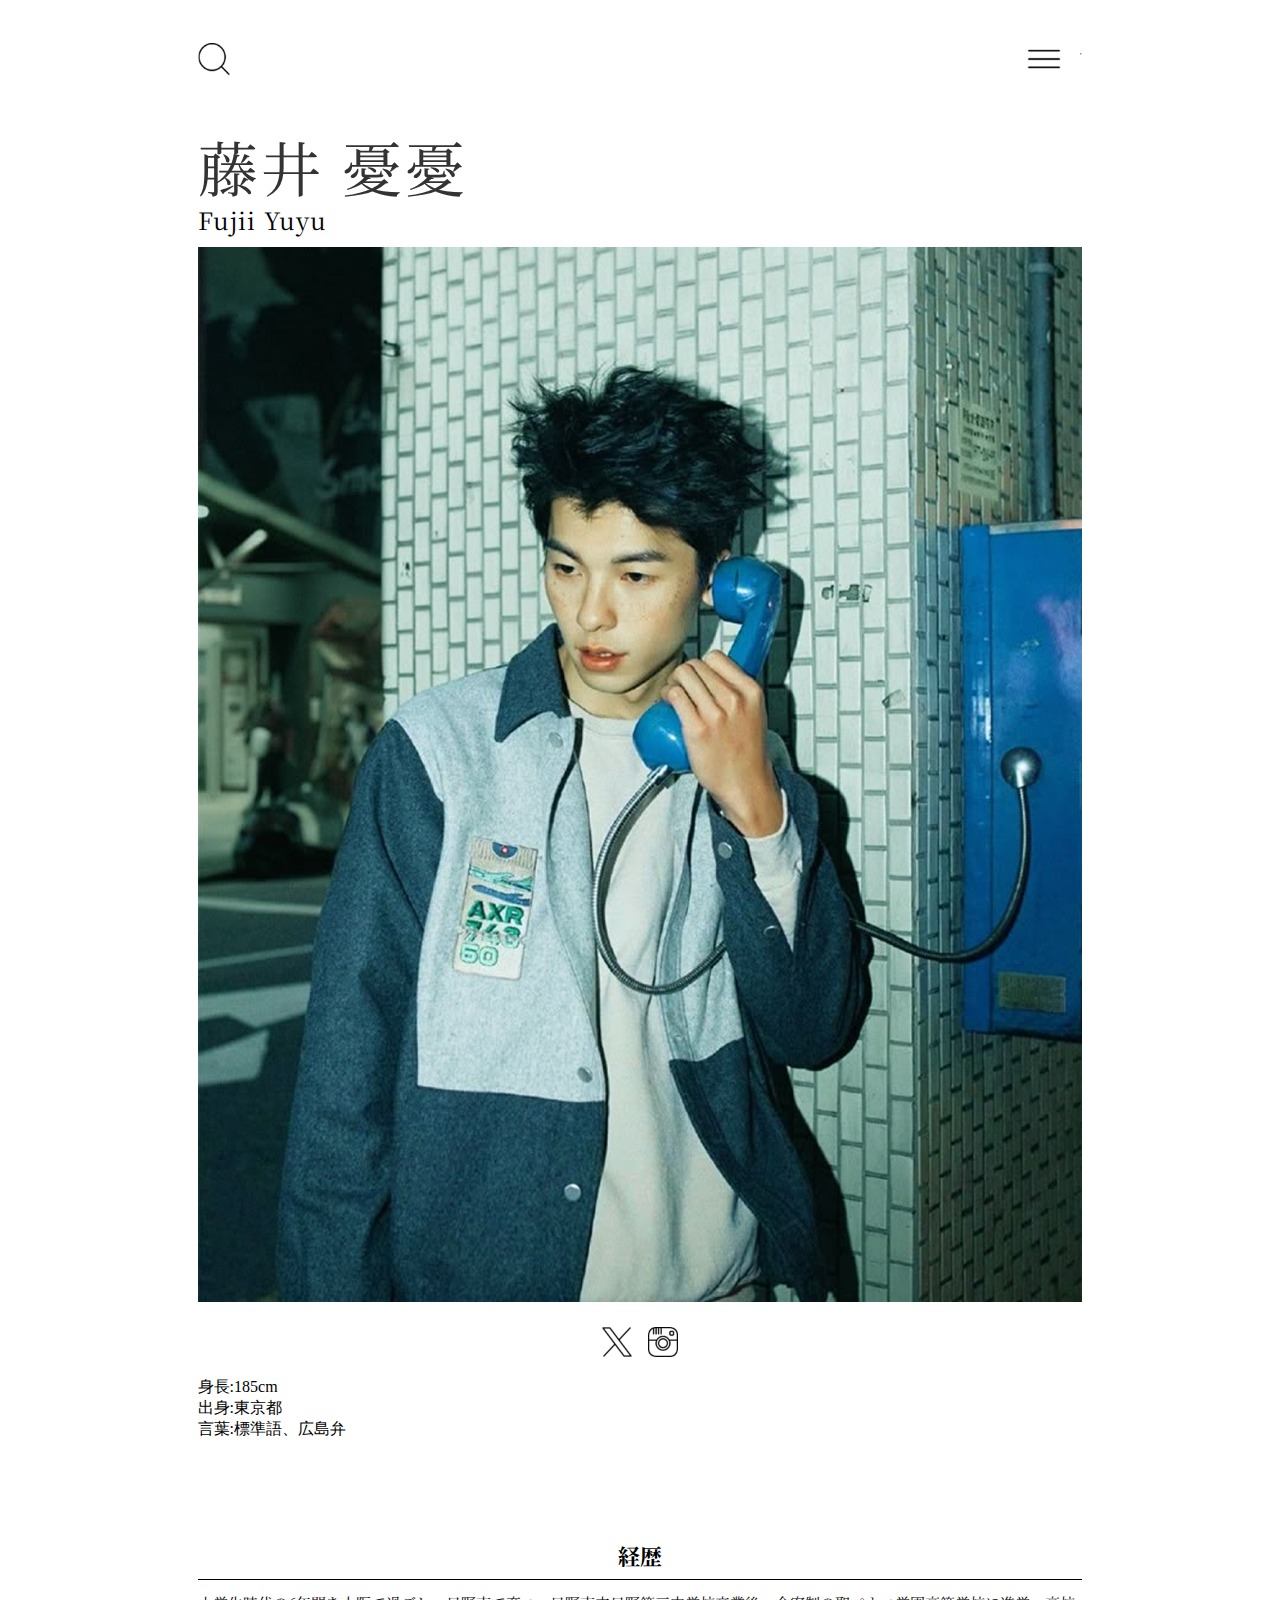
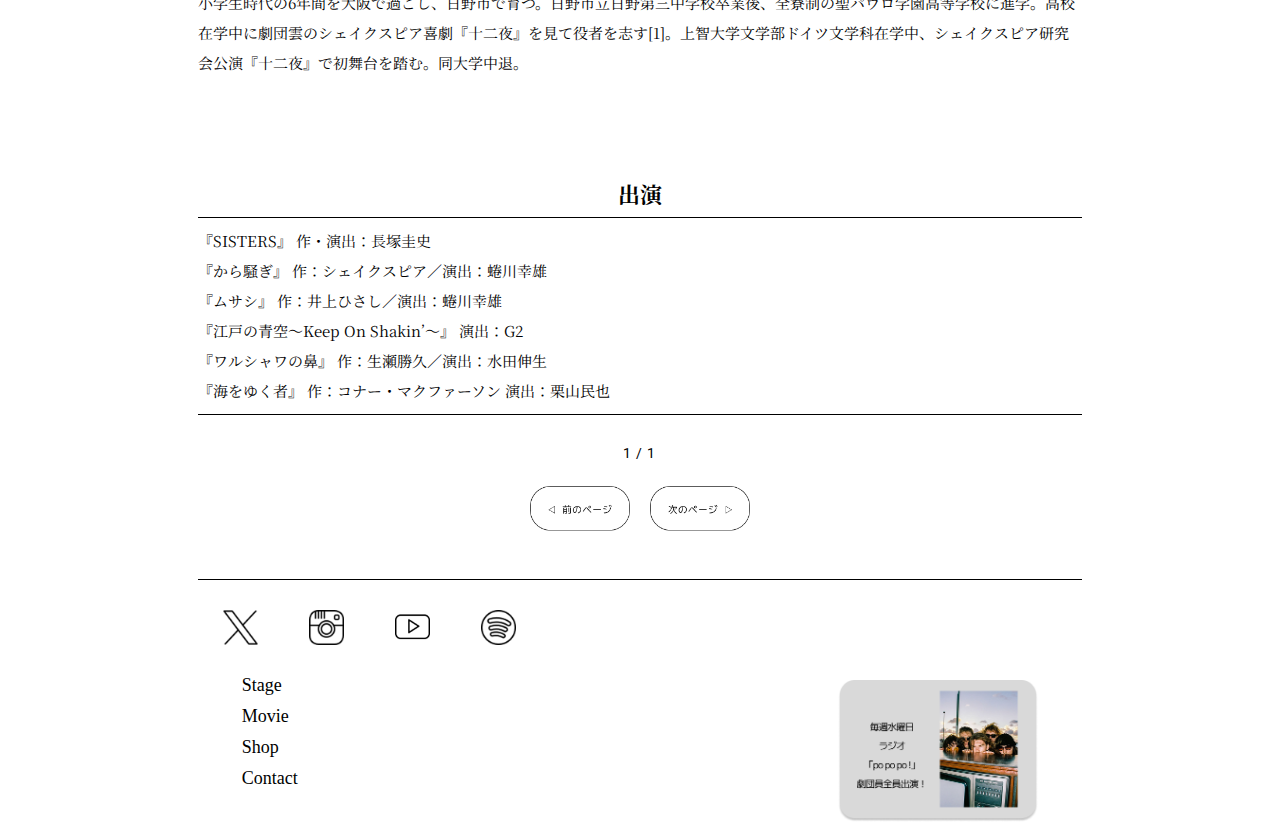
<file: docs/index.html>
<!DOCT<!DOCTYPE html>
<html lang="ja">
<head>
  <meta charset="UTF-8">
  <meta name="viewport" content="width=device-width, initial-scale=1.0">
  <title>藤井憂憂サンプル</title>
<link rel="stylesheet" href="css/reset.css">
<link rel="stylesheet" href="css/style.css">
<link rel="preconnect" href="https://fonts.googleapis.com">
<link rel="preconnect" href="https://fonts.gstatic.com" crossorigin>
<link href="https://fonts.googleapis.com/css2?family=Noto+Sans+JP:wght@100..900&family=Noto+Serif+JP:wght@200..900&family=Roboto:ital,wght@0,100..900;1,100..900&display=swap" rel="stylesheet">
</head>
<body>
  <header>
   <h1>
    <a href="index.html" class="logo">
      <img src="img/logo2.png" alt="虫眼鏡">
    </a>
    <a href="index.html" class="logo">
      <img src="img/logo.png" alt="ハンバーガー">
    </a>
   </h1>
   <hr>
  </header>

<div class="hero">
  <h2>藤井 憂憂</h2>
  <p>Fujii Yuyu</p>
  <a href="#about">
    <img src="img/senzai.png" alt="宣材写真">
  </a>

 <div class="sns-icons">
  <a href="https://x.com/fujii_uu" target="_blank">
<img src="img/X.png" alt="x">
  </a>
  <a href="https://www.instagram.com/fujii_uu/" target="_blank">
   <img src="img/instagram.png" alt="instagram">
  </a>
 </div>

 <div class="profile-text">
  身長:185cm<br>
  出身:東京都<br>
  言葉:標準語、広島弁
 </div>

 <div class="profile-title">
  経歴
 </div>

 <div class="long-line"></div>
 
 <div class="profile-text career-text">
  小学生時代の6年間を大阪で過ごし、日野市で育つ。日野市立日野第三中学校卒業後、全寮制の聖パウロ学園高等学校に進学。高校在学中に劇団雲のシェイクスピア喜劇『十二夜』を見て役者を志す[1]。上智大学文学部ドイツ文学科在学中、シェイクスピア研究会公演『十二夜』で初舞台を踏む。同大学中退。
 </div>

  <div class="profile-title">
  出演
 </div>

 <div class="long-line"></div>

 <div class="profile-text career-text">
  『SISTERS』 作・演出：長塚圭史<br>
  『から騒ぎ』 作：シェイクスピア／演出：蜷川幸雄<br>
  『ムサシ』 作：井上ひさし／演出：蜷川幸雄<br>
  『江戸の青空～Keep On Shakin’～』 演出：G2<br>
  『ワルシャワの鼻』 作：生瀬勝久／演出：水田伸生<br>
  『海をゆく者』 作：コナー・マクファーソン 演出：栗山民也
 </div>

 <div class="long-line"></div>

<div class="page-number">
  <span class="roboto">1</span><span class="roboto"> / </span><span class="roboto">1</span>
</div>


<div class="page-navigation">
  <button class="nav-button prev" onclick="location.href='new-stage.html'">
    <img src="img/prev.png" alt="前のページへ">
  </button>
  <button class="nav-button next" onclick="location.href='new-stage.html'">
    <img src="img/next.png" alt="次のページへ">
  </button>
</div>


 <div class="long-line"></div>

 <div class="left-sns-icons">
  <a href="https://x.com/FUJII_UU" target="_blank">
   <img src="img/X.png" alt="x">
  </a>
  <a href="https://www.instagram.com/fujii_uu/" target="_blank">
    <img src="img/instagram.png" alt="instagram">
  </a>
  <a href="https://youtu.be/8ujiOyMPxug" target="_blank">
    <img src="img/youtube.png" alt="youtube">
  </a>
  <a href="https://open.spotify.com/intl-ja" target="_blank">
    <img src="img/spotify.png" alt="spotify">
  </a>
</div>



<div class="footer-layout">
  <div class="footer-links">
    <a href="#">Stage</a>
    <a href="#">Movie</a>
    <a href="#">Shop</a>
    <a href="#">Contact</a>
  </div>

  <div class="footer-image">
    <a href="https://x.com/FUJII_UU" target="_blank">
     <img src="img/rajio.png" alt="ラジオ">
    </a>
  </div>
</div>

</body> 
</html>
</file>
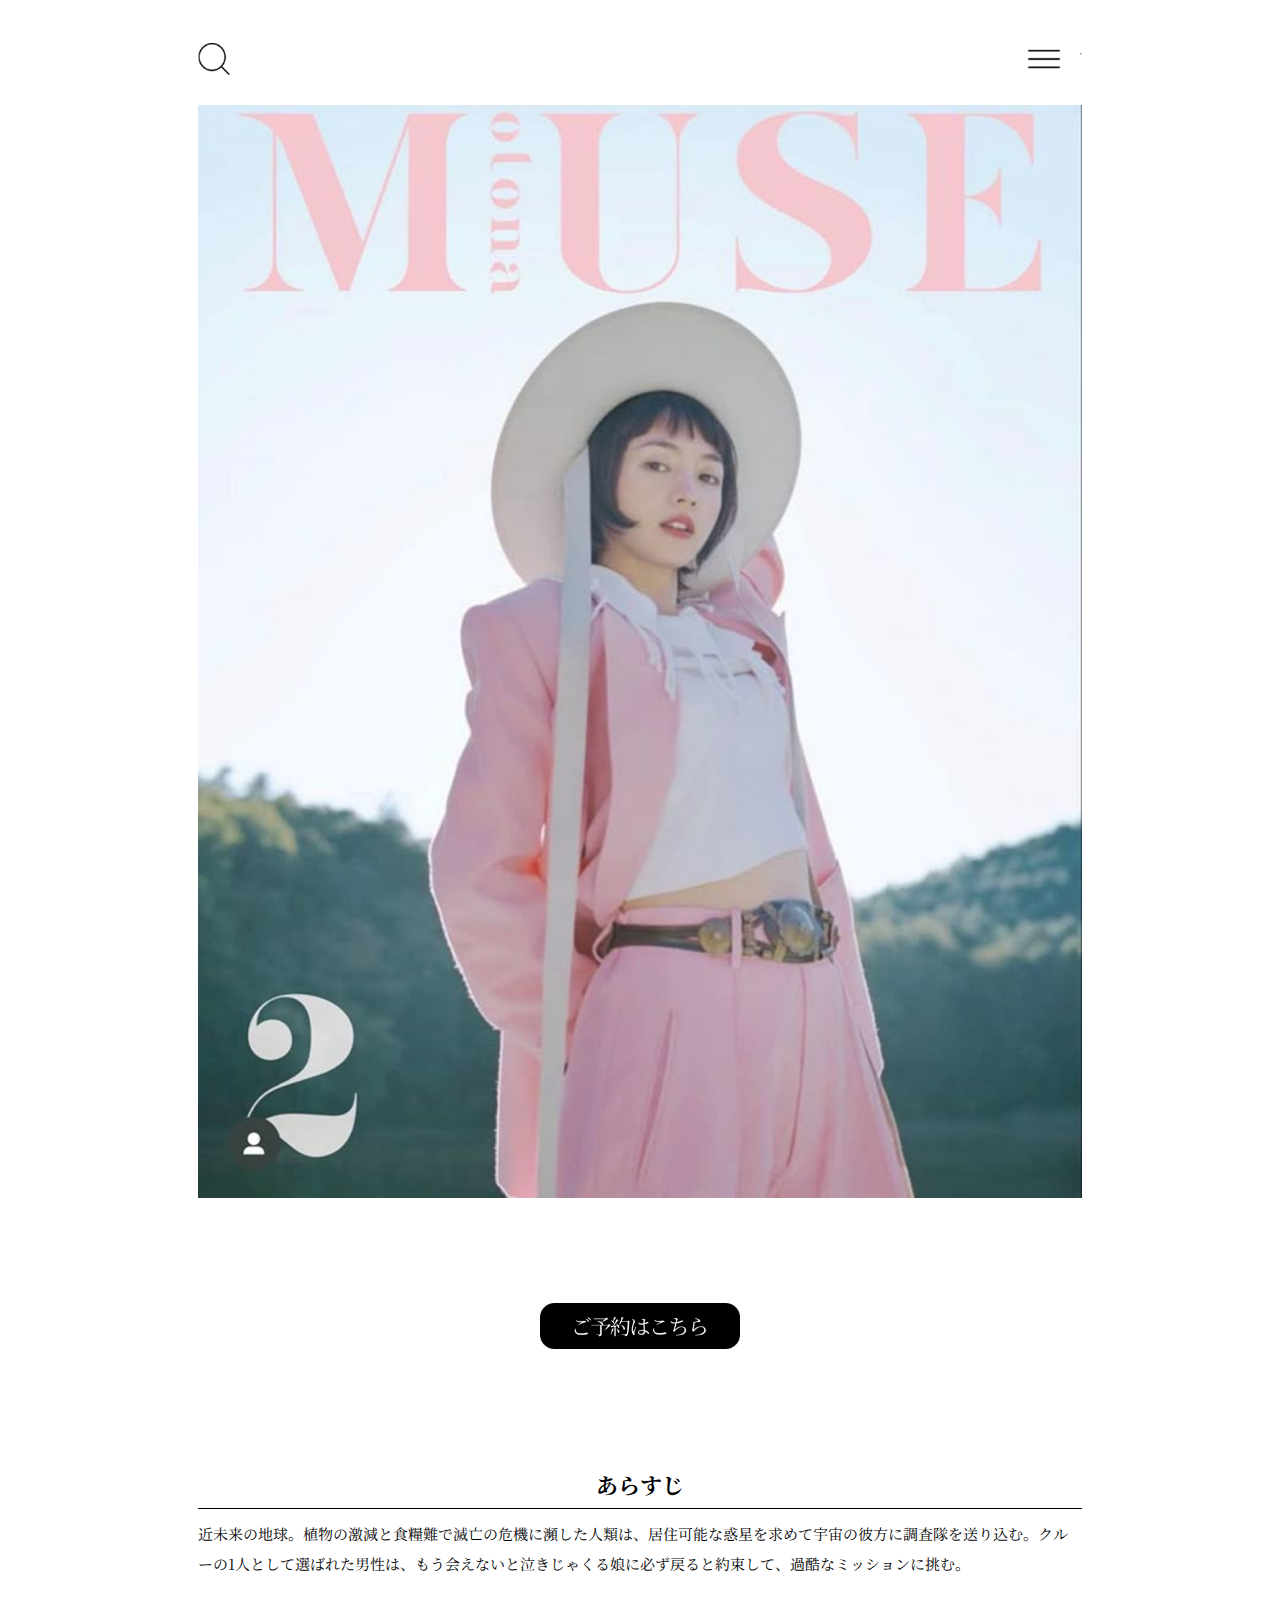
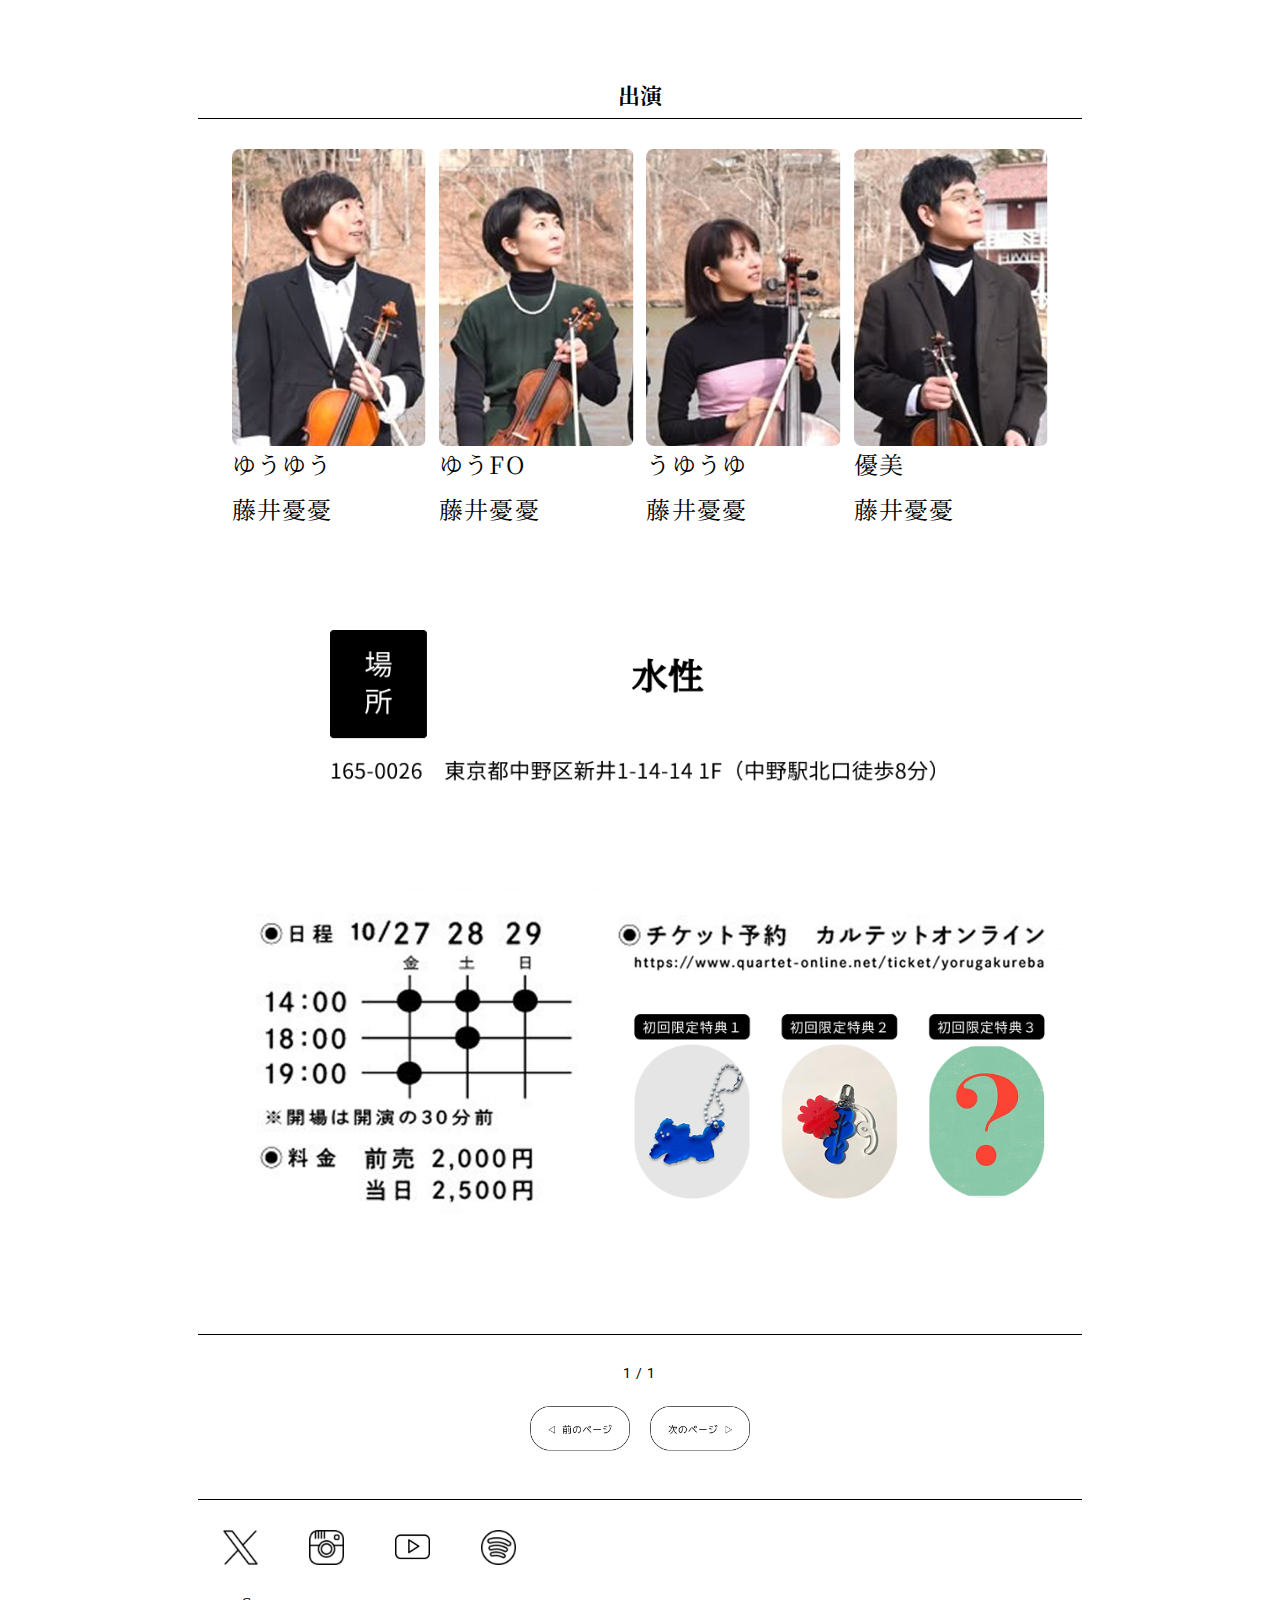
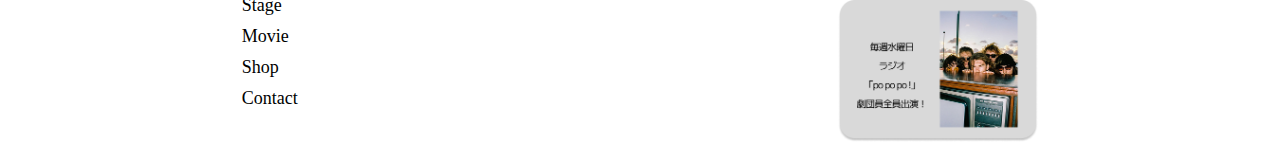
<file: docs/new-stage.html>
<!DOCTYPE html>
<html lang="ja">
<head>
  <meta charset="UTF-8">
  <meta name="viewport" content="width=device-width, initial-scale=1.0">
  <title>Document</title>
<link rel="stylesheet" href="css/reset.css">
<link rel="stylesheet" href="css/style.css">
<link rel="preconnect" href="https://fonts.googleapis.com">
<link rel="preconnect" href="https://fonts.gstatic.com" crossorigin>
<link href="https://fonts.googleapis.com/css2?family=Noto+Sans+JP:wght@100..900&family=Noto+Serif+JP:wght@200..900&family=Roboto:ital,wght@0,100..900;1,100..900&display=swap" rel="stylesheet">
</head>
<body>
  <header>
   <h1>
    <a href="index.html" class="logo">
      <img src="img/logo2.png" alt="ハンバーガー">
    </a>
    <a href="index.html" class="logo">
      <img src="img/logo.png" alt="虫眼鏡">
    </a>
   </h1>
   <hr>
  </header>

<div class="hero">
  <a href="new-stage.html">
    <img src="img/stage-flyer.png" alt="最新公演フライヤー">
  </a>


 <div class="reservation-buttons">
  <a href="https://x.com/fujii_uu" target="_blank">
    <img src="img/reserve-button.png" alt="ご予約はこちら" class="reserve-button">
  </a>

</div>

 <div class="story-title">
   あらすじ
 </div>

 <div class="long-line"></div>
 
 <div class="story-text">
  近未来の地球。植物の激減と食糧難で滅亡の危機に瀕した人類は、居住可能な惑星を求めて宇宙の彼方に調査隊を送り込む。クルーの1人として選ばれた男性は、もう会えないと泣きじゃくる娘に必ず戻ると約束して、過酷なミッションに挑む。
 </div>

  <div class="profile-title">
  出演
 </div>
 <div class="long-line"></div>

<div class="cast-images">
 <div class="cast-member">
  <img src="img/takahashi-issei.png" alt="出演者1">
  <p class="cast-role">ゆうゆう</p>
  <p class="cast-name">藤井憂憂</p>  
 </div>
 <div class="cast-member">
  <img src="img/matu-takako.png" alt="出演者2">
  <p class="cast-role">ゆうFO</p>
  <p class="cast-name">藤井憂憂</p>
 </div>
 <div class="cast-member">
  <img src="img/mitushima-hikari.png" alt="出演者3">
  <p class="cast-role">うゆうゆ</p>
  <p class="cast-name">藤井憂憂</p>
 </div>
 <div class="cast-member">
  <img src="img/matuda-ryuhei.png" alt="出演者4">
  <p class="cast-role">優美</p>
  <p class="cast-name">藤井憂憂</p> 
 </div>
</div>

<div class="centered-image">
  <img src="img/place.png" alt="場所">
</div>

<div class="bonus">
  <img src="img/bonus-group.png" alt="特典と地図">
</div>


 <div class="long-line"></div>

<div class="page-number">
  <span class="roboto">1</span><span class="roboto"> / </span><span class="roboto">1</span>
</div>



<div class="page-navigation">
  <button class="nav-button prev" onclick="location.href='index.html'">
    <img src="img/prev.png" alt="前のページへ">
  </button>
  <button class="nav-button next" onclick="location.href='index.html'">
    <img src="img/next.png" alt="次のページへ">
  </button>
</div>


 <div class="long-line"></div>

 <div class="left-sns-icons">
  <a href="https://x.com/FUJII_UU" target="_blank">
   <img src="img/X.png" alt="x">
  </a>
  <a href="https://www.instagram.com/fujii_uu/" target="_blank">
    <img src="img/instagram.png" alt="instagram">
  </a>
  <a href="https://youtu.be/8ujiOyMPxug" target="_blank">
    <img src="img/youtube.png" alt="youtube">
  </a>
  <a href="https://open.spotify.com/intl-ja" target="_blank">
    <img src="img/spotify.png" alt="spotify">
  </a>
</div>


<div class="footer-layout">
  <div class="footer-links">
    <a href="#">Stage</a>
    <a href="#">Movie</a>
    <a href="#">Shop</a>
    <a href="#">Contact</a>
  </div>

  <div class="footer-image">
    <a href="https://x.com/FUJII_UU" target="_blank">
     <img src="img/rajio.png" alt="ラジオ">
    </a>
  </div>
</div>
</file>
<file: docs/css/style.css>
@charset "UTF-8";


.sans {
  font-family: "Roboto", "Noto Sans JP", sans-serif;
}

.serif {
  font-family: "Roboto", "Noto Serif JP", serif;
}

header {
  display: flex;
  justify-content: space-between;
  align-items: center;
  width: 70%;
  margin: auto;
}

h1{
  display: flex;
  justify-content: space-between;
  align-items: center;
  width: 100%;
}
.logo {
  display: block;
}

.logo img {
  width: 70%;
  display: block;
  height: auto;
  margin-top: 10px;
}

.profile-text.career-text {
  font-family: 'Noto Serif JP', serif;
  font-size: 15px;
  line-height: 2;
}

.hero h2 {
  font-family: 'Noto Serif JP', serif;
  font-size: 60px;
  font-weight: 400;
  letter-spacing: 0.05em;
  line-height: 1.2;
  color: #333;
  text-align: left;
  margin-top: 30;
  margin-bottom: 0;
}

.hero p {
  font-family: 'Noto Serif JP', serif; /* 明朝体に */
  font-size: 24px;                    /* 好みのサイズに */
  font-weight: 400;                   /* 標準の太さ */
  color: black;                       /* 少し薄めのグレー */
  text-align: left;                /* 中央寄せ */
  margin-top: 0;                    /* 上の余白をなくす */
  margin-bottom: 10px;            /* 下の余白 */
  letter-spacing: 0.05em;           /* 文字間隔 */
}

.sns-icons {
  display: flex;
  justify-content: center; /* 真ん中寄せ */
  gap: 16px; /* アイコン同士の間隔 */
  margin: 20px 0;
}

.sns-icons img {
  width: 30px !important;
  height: auto !important;
  display: inline-block;
}


.reservation-buttons {
  display: flex;
  justify-content: center;
  align-items: center;
  gap: 16px;
  margin-top: 100px;
  margin-bottom: 40px;
  text-align: center;
}

.reserve-button {
  width: 200px !important;
  height: auto !important;
  max-width: 100%;
  display: block;
}

.hero {
  width: 70%;
  margin: 0 auto;
}



 .hero img{
  width: 100%;
  height: auto;
  display: block;
  margin: 5px auto 0;
}


 .story-text{
  margin-top: 10px;
  font-size: 15px;
  text-align: left;
  line-height: 2;
  font-family: "Noto Serif JP", serif;
 }

 .story-title,
 .profile-title {
  margin-top: 100px;
  font-size: 22px;
  font-weight: bold;
  font-family: "Noto Serif JP", serif;
  text-align: center;
 }
 .story-title {
  padding-top: 20px; /* margin-top の代わりに使う */
}

.cast-member {
  text-align: center;
  width: 22%;
  flex-shrink: 0;
  margin: 0;
  padding: 0;
}

.cast-images {
  display: flex;
  gap: 1vw;
  justify-content: center;
  margin-top: 30px;
  width: 100%;
  margin: 30px auto;
  flex-wrap: nowrap;
}

.cast-images img{
  width:100% ;
  height: auto;
  object-fit: cover;
  border-radius: 8px;
  margin: 0;
}

.cast-role {
  margin-top: 8px;
  font-size: 14px;
  font-weight: bold;
  font-family:"Noto Serif JP", serif;
}

.cast-name {
  font-size: 13px;
  color: black;
  font-family: "Noto Serif JP",serif;
}
 .long-line {
  width: 100%;
  height: 1px;
  background-color: black;
  margin: 8px 0;
 }


.centered-image {
  text-align: center;
  margin: 10% auto;
}

.centered-image img {
  width: 70%;
  height: auto;
  display: inline-block;
}

.bonus {
  text-align: center;
  margin: 10% auto;
}

.bonus img {
  width: 100%;
  height: auto;
  display: inline-block;
}







.page-number {
  font-family: "Roboto", sans-serif;
  text-align: center;
  font-size: 14px;
  color: black;
  margin-top: 30px;
  margin-bottom: 20px;
  letter-spacing: 1px;
}

.page-navigation {
  display: flex;
  justify-content: center;
  gap: 20px;
  margin-top: 10px;
}

.nav-button {
  background: none;
  border: none;
  cursor: pointer;
  padding: 0;
  margin-bottom: 40px;
}

.nav-button img {
  width: 100px; /* ボタン画像の大きさ調整 */
  height: auto;
  display: block;
}

.left-sns-icons {
  display: flex;
  gap: 4vw;
  align-items: center;
  justify-content: flex-start;
  margin-left: 20px;
  margin-top: 25px;
  margin-left: 25px;
}
.left-sns-icons img {
  width: 5vw;
  height: auto;
  max-width: 35px;
  min-width: 15px;
}

.short-line {
  width: 50%;
  height: 1px;
  background-color: black;
  margin: 8px 0;
  margin-top: 25px;
}

.footer-layout {
  display: flex;
  justify-content: space-between;
  align-items: flex-start;
  width: 90%;
  margin: 0 auto;
}

.footer-links {
  display: flex;
  flex-direction: column; /* 縦に並べる */
  gap: 10px;
  margin-top: 30px;
}

.footer-links a {
  text-decoration: none;
  color: black;
  transition: opacity 0.3s;
  font-size: 18px;
}

.footer-links a:hover {
  opacity: 0.7;
}

.footer-image {
  margin-top: 30px;
  padding-top: 0;
}
.footer-image img {
  width: 200px; /* 好みに応じて調整 */
  height: auto;
  display: block;
}



@media screen and (max-width: 600px) {
  .footer-layout {
    flex-direction: column;
    align-items: center;
    text-align: center;
  }

  .footer-image {
    margin-top: 20px;
  }
}
</file>
